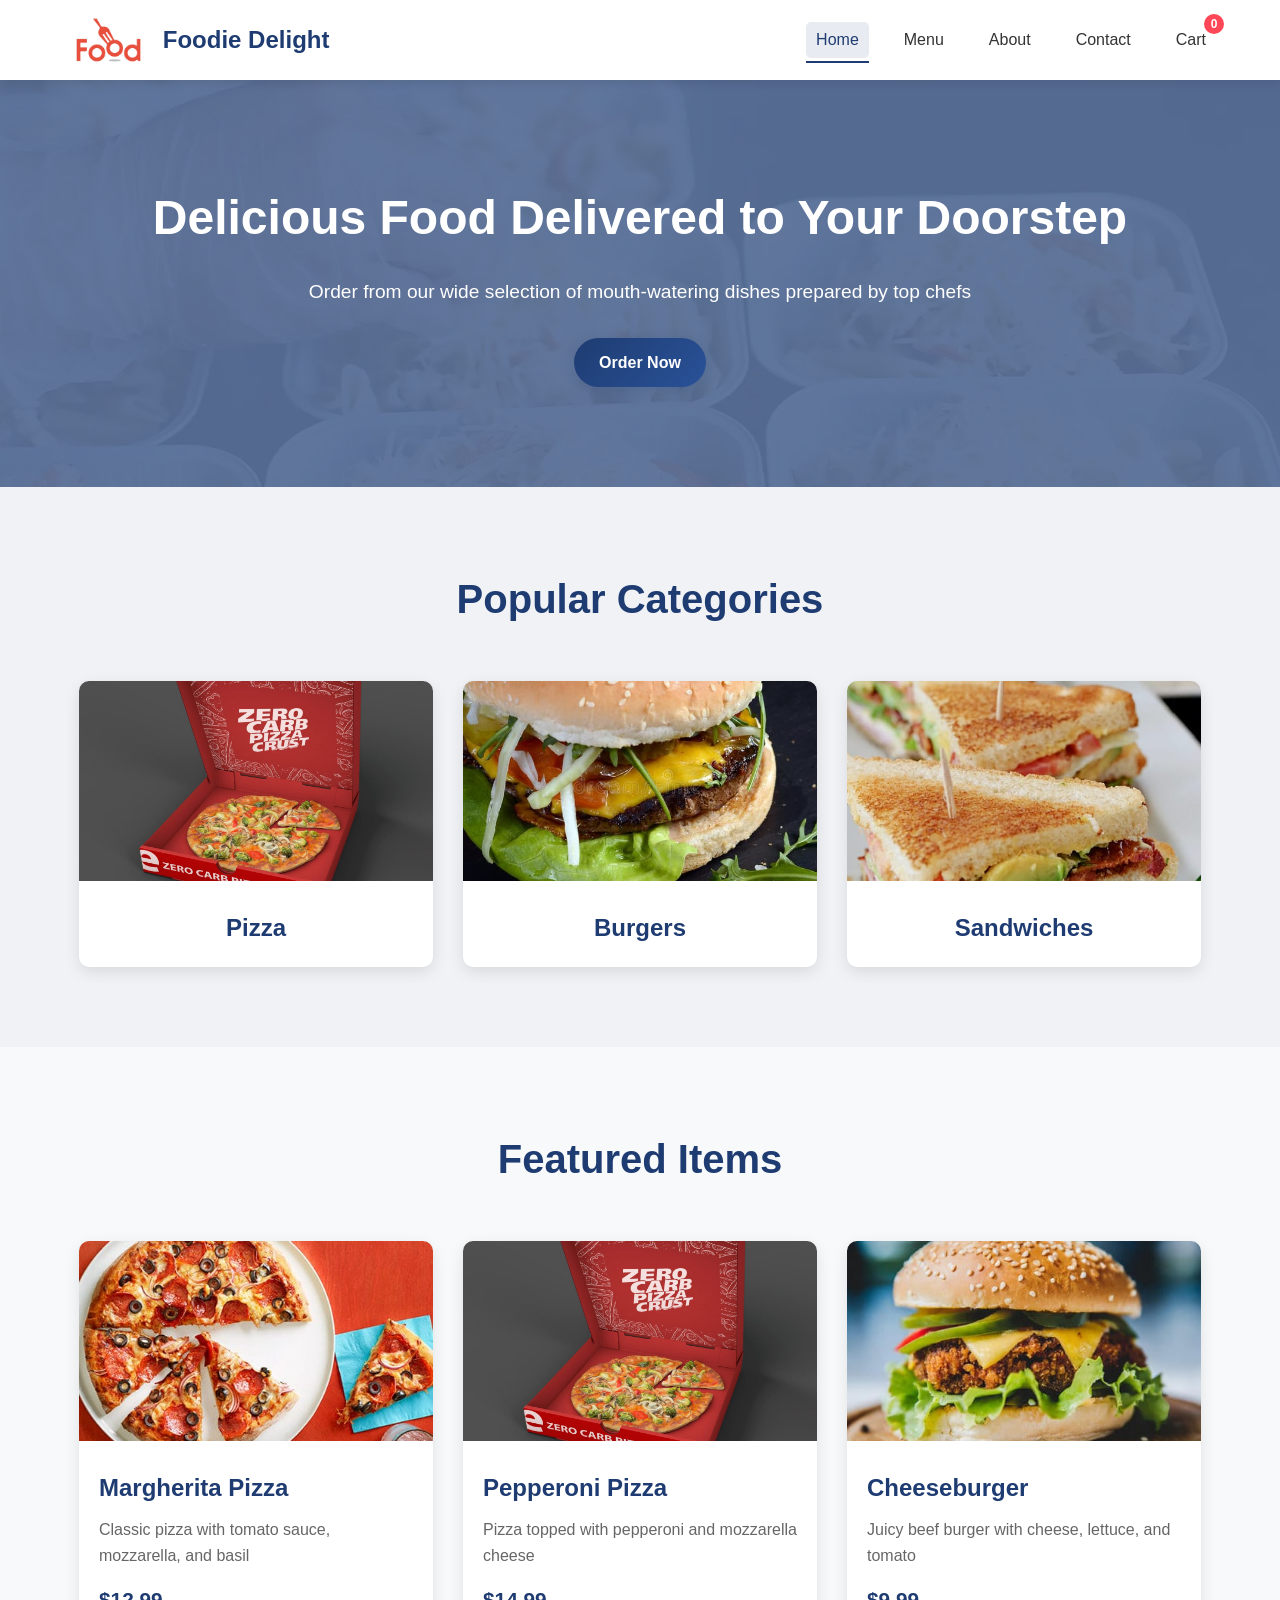
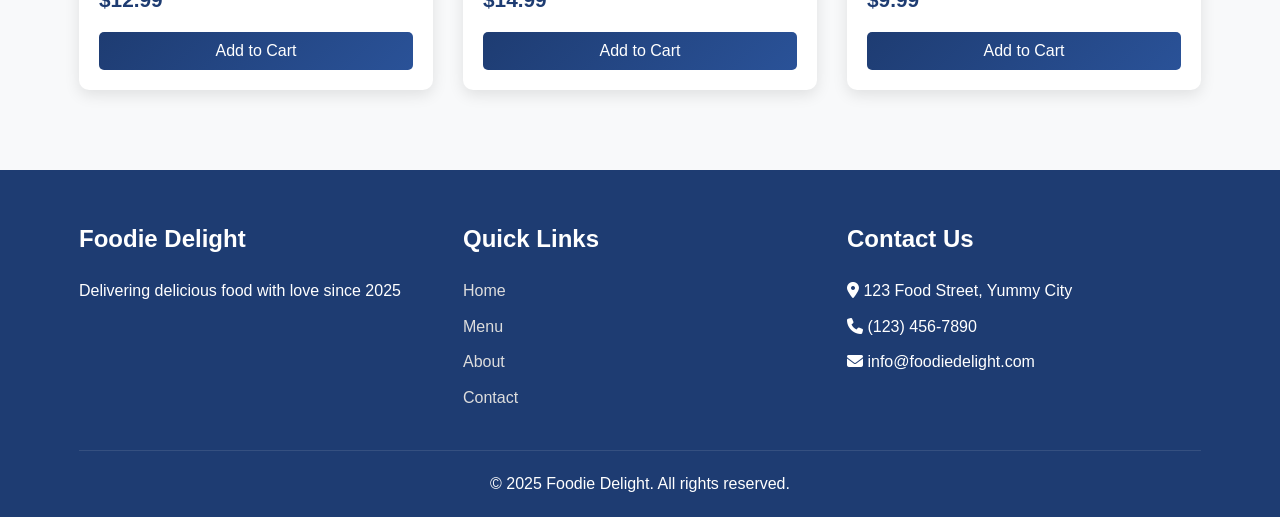
<file: food order/index.html>
<!DOCTYPE html>
<html lang="en">
<head>
    <meta charset="UTF-8">
    <meta name="viewport" content="width=device-width, initial-scale=1.0">
    <title>Foodie Delight - Order Delicious Food Online</title>
    <link rel="stylesheet" href="style.css">
    <link rel="stylesheet" href="https://cdnjs.cloudflare.com/ajax/libs/font-awesome/6.4.0/css/all.min.css">
</head>
<body>
    <!-- Header Section -->
    <header>
        <div class="container">
            <div class="logo">
                <img src="food/logo.png" alt="Foodie Delight Logo">
                <h1>Foodie Delight</h1>
            </div>
            <nav>
                <ul class="nav-links">
                    <li><a href="index.html" class="active">Home</a></li>
                    <li><a href="menu.html">Menu</a></li>
                    <li><a href="about.html">About</a></li>
                    <li><a href="contact.html">Contact</a></li>
                    <li><a href="#" id="cartLink">Cart <span class="cart-count">0</span></a></li>
                </ul>
            </nav>
        </div>
    </header>

    <!-- Hero Section -->
    <section class="hero">
        <div class="container">
            <div class="hero-content">
                <h1>Delicious Food Delivered to Your Doorstep</h1>
                <p>Order from our wide selection of mouth-watering dishes prepared by top chefs</p>
                <a href="menu.html" class="btn-primary">Order Now</a>
            </div>
        </div>
    </section>

    <!-- Categories Section -->
    <section class="categories">
        <div class="container">
            <h2>Popular Categories</h2>
            <div class="category-grid">
                <div class="category-card">
                    <img src="category/pizza.jpg" alt="Pizza">
                    <h3>Pizza</h3>
                </div>
                <div class="category-card">
                    <img src="category/burger.jpg" alt="Burgers">
                    <h3>Burgers</h3>
                </div>
                <div class="category-card">
                    <img src="category/sandwich.jpg" alt="Sandwiches">
                    <h3>Sandwiches</h3>
                </div>
            </div>
        </div>
    </section>

    <!-- Featured Items Section -->
    <section class="featured">
        <div class="container">
            <h2>Featured Items</h2>
            <div class="food-grid" id="featuredFoods">
                <!-- Featured items will be loaded here by JavaScript -->
            </div>
        </div>
    </section>

    <!-- Cart Modal -->
    <div class="cart-modal" id="cartModal">
        <div class="cart-content">
            <div class="cart-header">
                <h2>Your Cart</h2>
                <span class="close-btn" id="closeCart">&times;</span>
            </div>
            <div class="cart-body">
                <div id="cartItems">
                    <!-- Cart items will be loaded here -->
                    <p class="empty-cart-message">Your cart is empty</p>
                </div>
                <div class="cart-footer">
                    <div class="cart-total">
                        <h3>Total: $<span id="cartTotal">0.00</span></h3>
                    </div>
                    <button class="btn-primary checkout-btn" id="checkoutBtn">Checkout</button>
                </div>
            </div>
        </div>
    </div>

    <!-- Footer -->
    <footer>
        <div class="container">
            <div class="footer-content">
                <div class="footer-section">
                    <h3>Foodie Delight</h3>
                    <p>Delivering delicious food with love since 2025</p>
                </div>
                <div class="footer-section">
                    <h3>Quick Links</h3>
                    <ul>
                        <li><a href="index.html">Home</a></li>
                        <li><a href="menu.html">Menu</a></li>
                        <li><a href="about.html">About</a></li>
                        <li><a href="contact.html">Contact</a></li>
                    </ul>
                </div>
                <div class="footer-section">
                    <h3>Contact Us</h3>
                    <p><i class="fas fa-map-marker-alt"></i> 123 Food Street, Yummy City</p>
                    <p><i class="fas fa-phone"></i> (123) 456-7890</p>
                    <p><i class="fas fa-envelope"></i> info@foodiedelight.com</p>
                </div>
            </div>
            <div class="footer-bottom">
                <p>&copy; 2025 Foodie Delight. All rights reserved.</p>
            </div>
        </div>
    </footer>

    <script src="script.js"></script>
</body>
</html>
</file>
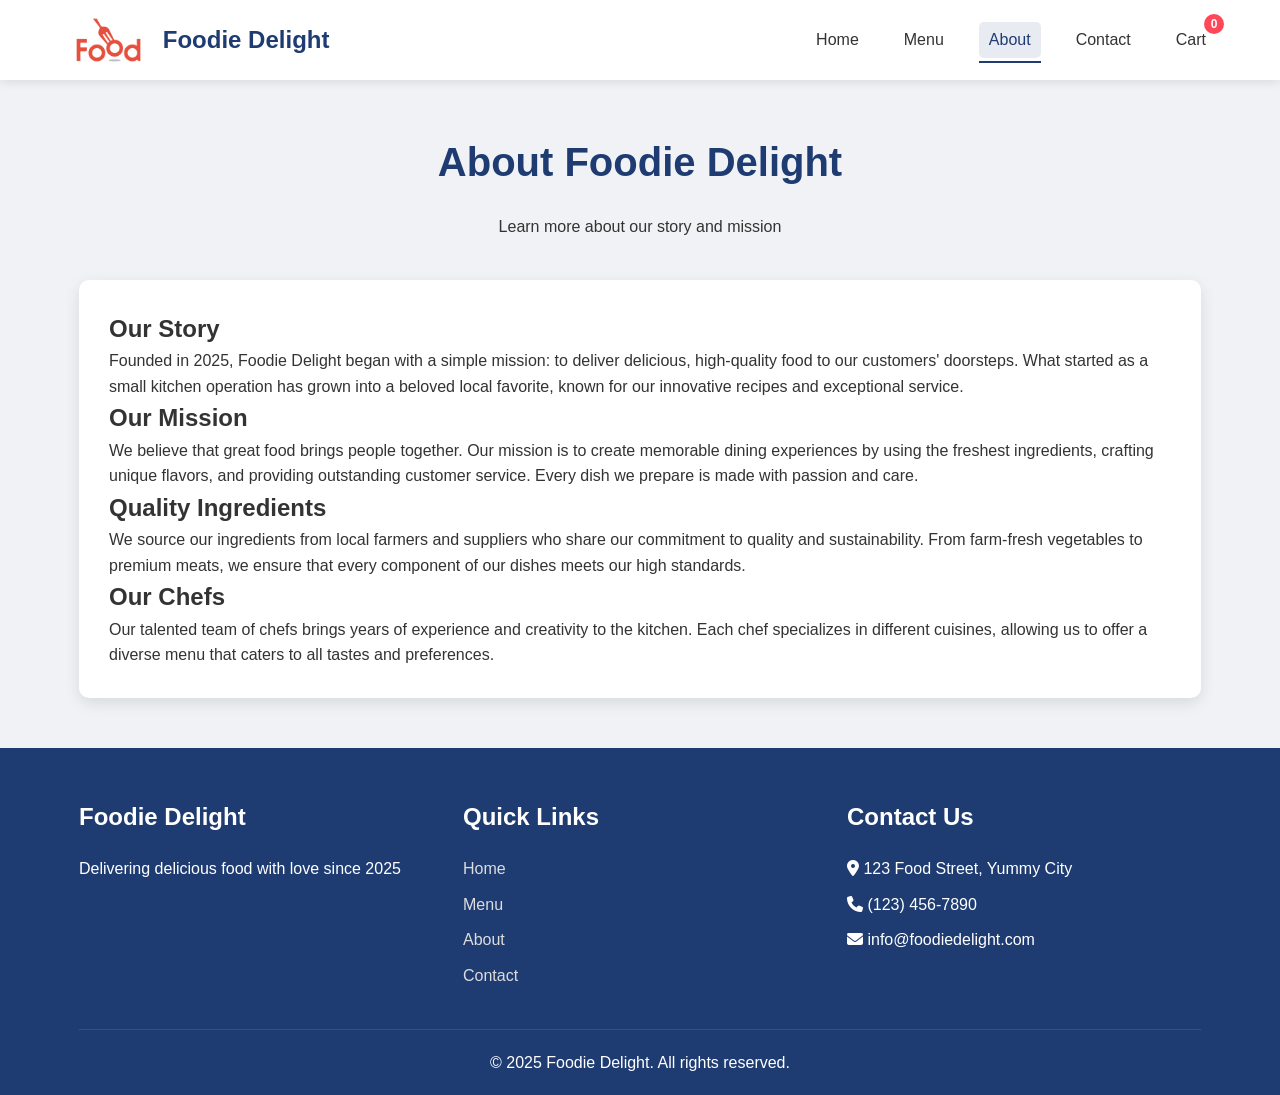
<file: food order/about.html>
<!DOCTYPE html>
<html lang="en">
<head>
    <meta charset="UTF-8">
    <meta name="viewport" content="width=device-width, initial-scale=1.0">
    <title>About Us - Foodie Delight</title>
    <link rel="stylesheet" href="style.css">
    <link rel="stylesheet" href="https://cdnjs.cloudflare.com/ajax/libs/font-awesome/6.4.0/css/all.min.css">
</head>
<body>
    <!-- Header Section -->
    <header>
        <div class="container">
            <div class="logo">
                <img src="food/logo.png" alt="Foodie Delight Logo">
                <h1>Foodie Delight</h1>
            </div>
            <nav>
                <ul class="nav-links">
                    <li><a href="index.html">Home</a></li>
                    <li><a href="menu.html">Menu</a></li>
                    <li><a href="about.html" class="active">About</a></li>
                    <li><a href="contact.html">Contact</a></li>
                    <li><a href="#" id="cartLink">Cart <span class="cart-count">0</span></a></li>
                </ul>
            </nav>
        </div>
    </header>

    <!-- About Section -->
    <section class="about-page">
        <div class="container">
            <div class="about-header">
                <h1>About Foodie Delight</h1>
                <p>Learn more about our story and mission</p>
            </div>
            
            <div class="about-content">
                <h2>Our Story</h2>
                <p>Founded in 2025, Foodie Delight began with a simple mission: to deliver delicious, high-quality food to our customers' doorsteps. What started as a small kitchen operation has grown into a beloved local favorite, known for our innovative recipes and exceptional service.</p>
                
                <h2>Our Mission</h2>
                <p>We believe that great food brings people together. Our mission is to create memorable dining experiences by using the freshest ingredients, crafting unique flavors, and providing outstanding customer service. Every dish we prepare is made with passion and care.</p>
                
                <h2>Quality Ingredients</h2>
                <p>We source our ingredients from local farmers and suppliers who share our commitment to quality and sustainability. From farm-fresh vegetables to premium meats, we ensure that every component of our dishes meets our high standards.</p>
                
                <h2>Our Chefs</h2>
                <p>Our talented team of chefs brings years of experience and creativity to the kitchen. Each chef specializes in different cuisines, allowing us to offer a diverse menu that caters to all tastes and preferences.</p>
            </div>
        </div>
    </section>

    <!-- Cart Modal -->
    <div class="cart-modal" id="cartModal">
        <div class="cart-content">
            <div class="cart-header">
                <h2>Your Cart</h2>
                <span class="close-btn" id="closeCart">&times;</span>
            </div>
            <div class="cart-body">
                <div id="cartItems">
                    <!-- Cart items will be loaded here -->
                    <p class="empty-cart-message">Your cart is empty</p>
                </div>
                <div class="cart-footer">
                    <div class="cart-total">
                        <h3>Total: $<span id="cartTotal">0.00</span></h3>
                    </div>
                    <button class="btn-primary checkout-btn" id="checkoutBtn">Checkout</button>
                </div>
            </div>
        </div>
    </div>

    <!-- Footer -->
    <footer>
        <div class="container">
            <div class="footer-content">
                <div class="footer-section">
                    <h3>Foodie Delight</h3>
                    <p>Delivering delicious food with love since 2025</p>
                </div>
                <div class="footer-section">
                    <h3>Quick Links</h3>
                    <ul>
                        <li><a href="index.html">Home</a></li>
                        <li><a href="menu.html">Menu</a></li>
                        <li><a href="about.html">About</a></li>
                        <li><a href="contact.html">Contact</a></li>
                    </ul>
                </div>
                <div class="footer-section">
                    <h3>Contact Us</h3>
                    <p><i class="fas fa-map-marker-alt"></i> 123 Food Street, Yummy City</p>
                    <p><i class="fas fa-phone"></i> (123) 456-7890</p>
                    <p><i class="fas fa-envelope"></i> info@foodiedelight.com</p>
                </div>
            </div>
            <div class="footer-bottom">
                <p>&copy; 2025 Foodie Delight. All rights reserved.</p>
            </div>
        </div>
    </footer>

    <script src="script.js"></script>
</body>
</html>
</file>
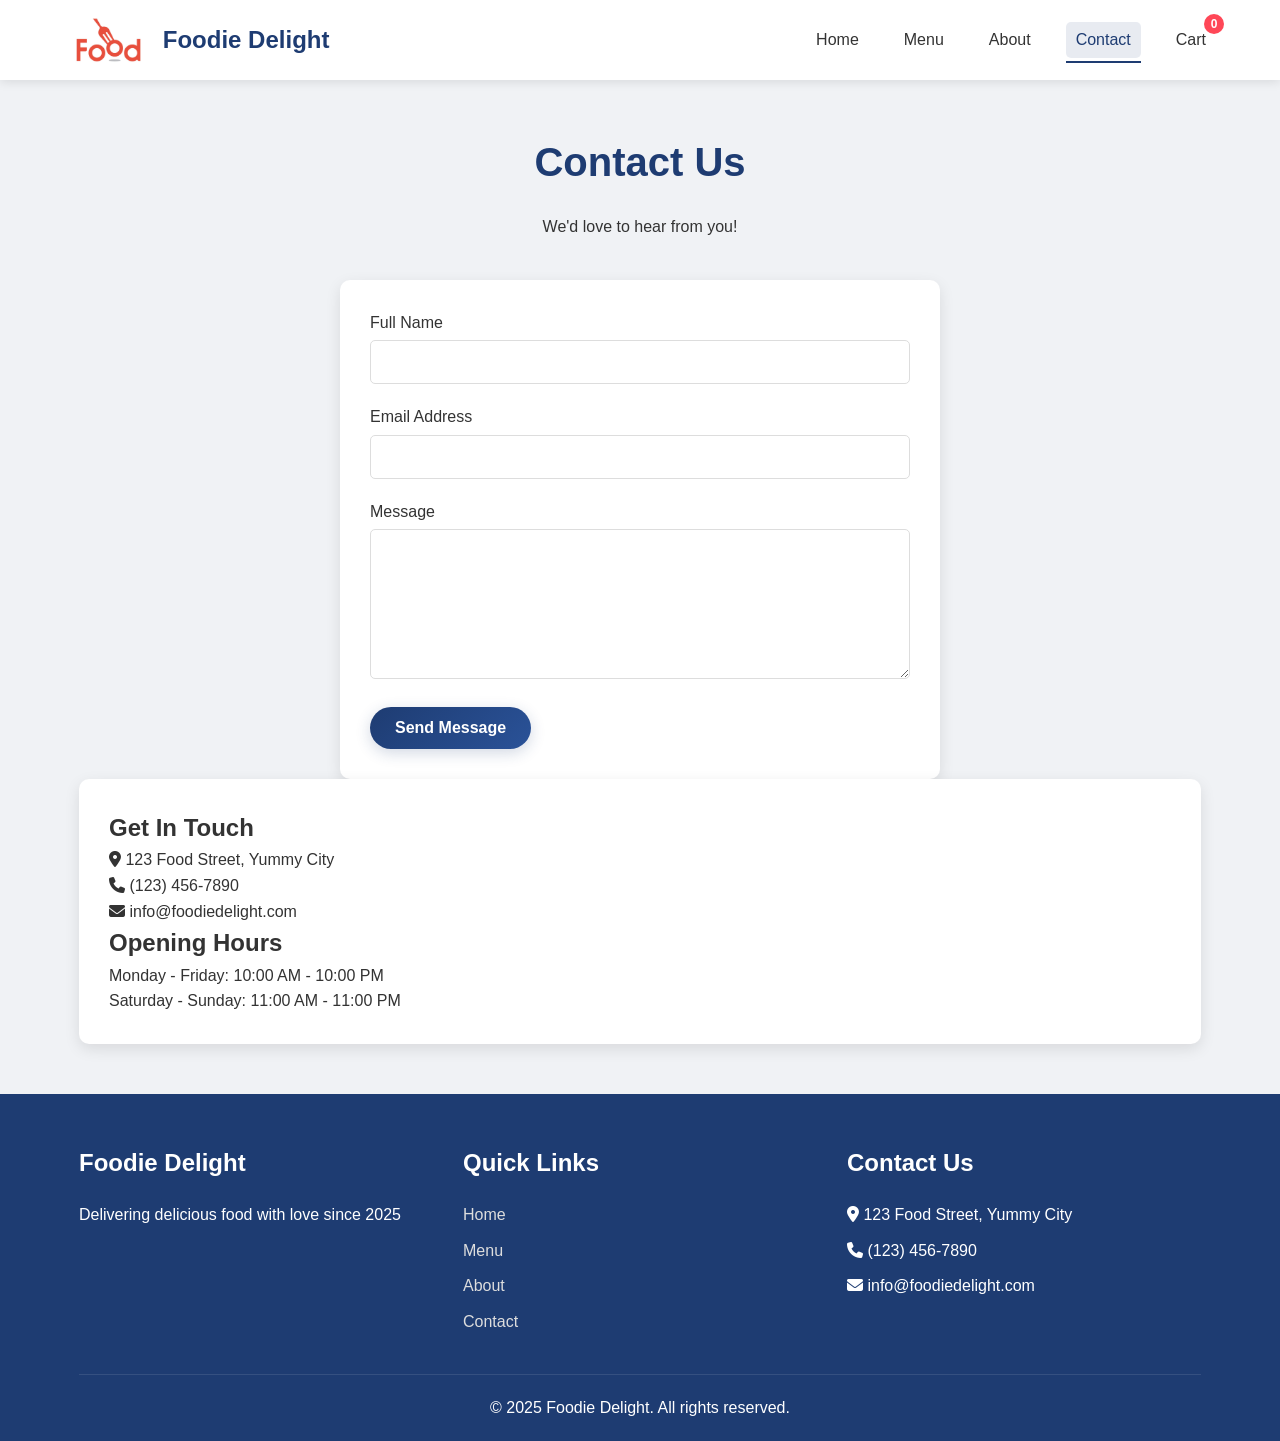
<file: food order/contact.html>
<!DOCTYPE html>
<html lang="en">
<head>
    <meta charset="UTF-8">
    <meta name="viewport" content="width=device-width, initial-scale=1.0">
    <title>Contact Us - Foodie Delight</title>
    <link rel="stylesheet" href="style.css">
    <link rel="stylesheet" href="https://cdnjs.cloudflare.com/ajax/libs/font-awesome/6.4.0/css/all.min.css">
</head>
<body>
    <!-- Header Section -->
    <header>
        <div class="container">
            <div class="logo">
                <img src="food/logo.png" alt="Foodie Delight Logo">
                <h1>Foodie Delight</h1>
            </div>
            <nav>
                <ul class="nav-links">
                    <li><a href="index.html">Home</a></li>
                    <li><a href="menu.html">Menu</a></li>
                    <li><a href="about.html">About</a></li>
                    <li><a href="contact.html" class="active">Contact</a></li>
                    <li><a href="#" id="cartLink">Cart <span class="cart-count">0</span></a></li>
                </ul>
            </nav>
        </div>
    </header>

    <!-- Contact Section -->
    <section class="contact-page">
        <div class="container">
            <div class="contact-header">
                <h1>Contact Us</h1>
                <p>We'd love to hear from you!</p>
            </div>
            
            <div class="contact-form">
                <form id="contactForm">
                    <div class="form-group">
                        <label for="name">Full Name</label>
                        <input type="text" id="name" name="name" required>
                    </div>
                    
                    <div class="form-group">
                        <label for="email">Email Address</label>
                        <input type="email" id="email" name="email" required>
                    </div>
                    
                    <div class="form-group">
                        <label for="message">Message</label>
                        <textarea id="message" name="message" required></textarea>
                    </div>
                    
                    <button type="submit" class="btn-primary">Send Message</button>
                </form>
            </div>
            
            <div class="contact-info">
                <div class="about-content">
                    <h2>Get In Touch</h2>
                    <p><i class="fas fa-map-marker-alt"></i> 123 Food Street, Yummy City</p>
                    <p><i class="fas fa-phone"></i> (123) 456-7890</p>
                    <p><i class="fas fa-envelope"></i> info@foodiedelight.com</p>
                    
                    <h2>Opening Hours</h2>
                    <p>Monday - Friday: 10:00 AM - 10:00 PM</p>
                    <p>Saturday - Sunday: 11:00 AM - 11:00 PM</p>
                </div>
            </div>
        </div>
    </section>

    <!-- Cart Modal -->
    <div class="cart-modal" id="cartModal">
        <div class="cart-content">
            <div class="cart-header">
                <h2>Your Cart</h2>
                <span class="close-btn" id="closeCart">&times;</span>
            </div>
            <div class="cart-body">
                <div id="cartItems">
                    <!-- Cart items will be loaded here -->
                    <p class="empty-cart-message">Your cart is empty</p>
                </div>
                <div class="cart-footer">
                    <div class="cart-total">
                        <h3>Total: $<span id="cartTotal">0.00</span></h3>
                    </div>
                    <button class="btn-primary checkout-btn" id="checkoutBtn">Checkout</button>
                </div>
            </div>
        </div>
    </div>

    <!-- Footer -->
    <footer>
        <div class="container">
            <div class="footer-content">
                <div class="footer-section">
                    <h3>Foodie Delight</h3>
                    <p>Delivering delicious food with love since 2025</p>
                </div>
                <div class="footer-section">
                    <h3>Quick Links</h3>
                    <ul>
                        <li><a href="index.html">Home</a></li>
                        <li><a href="menu.html">Menu</a></li>
                        <li><a href="about.html">About</a></li>
                        <li><a href="contact.html">Contact</a></li>
                    </ul>
                </div>
                <div class="footer-section">
                    <h3>Contact Us</h3>
                    <p><i class="fas fa-map-marker-alt"></i> 123 Food Street, Yummy City</p>
                    <p><i class="fas fa-phone"></i> (123) 456-7890</p>
                    <p><i class="fas fa-envelope"></i> info@foodiedelight.com</p>
                </div>
            </div>
            <div class="footer-bottom">
                <p>&copy; 2025 Foodie Delight. All rights reserved.</p>
            </div>
        </div>
    </footer>

    <script src="script.js"></script>
</body>
</html>
</file>
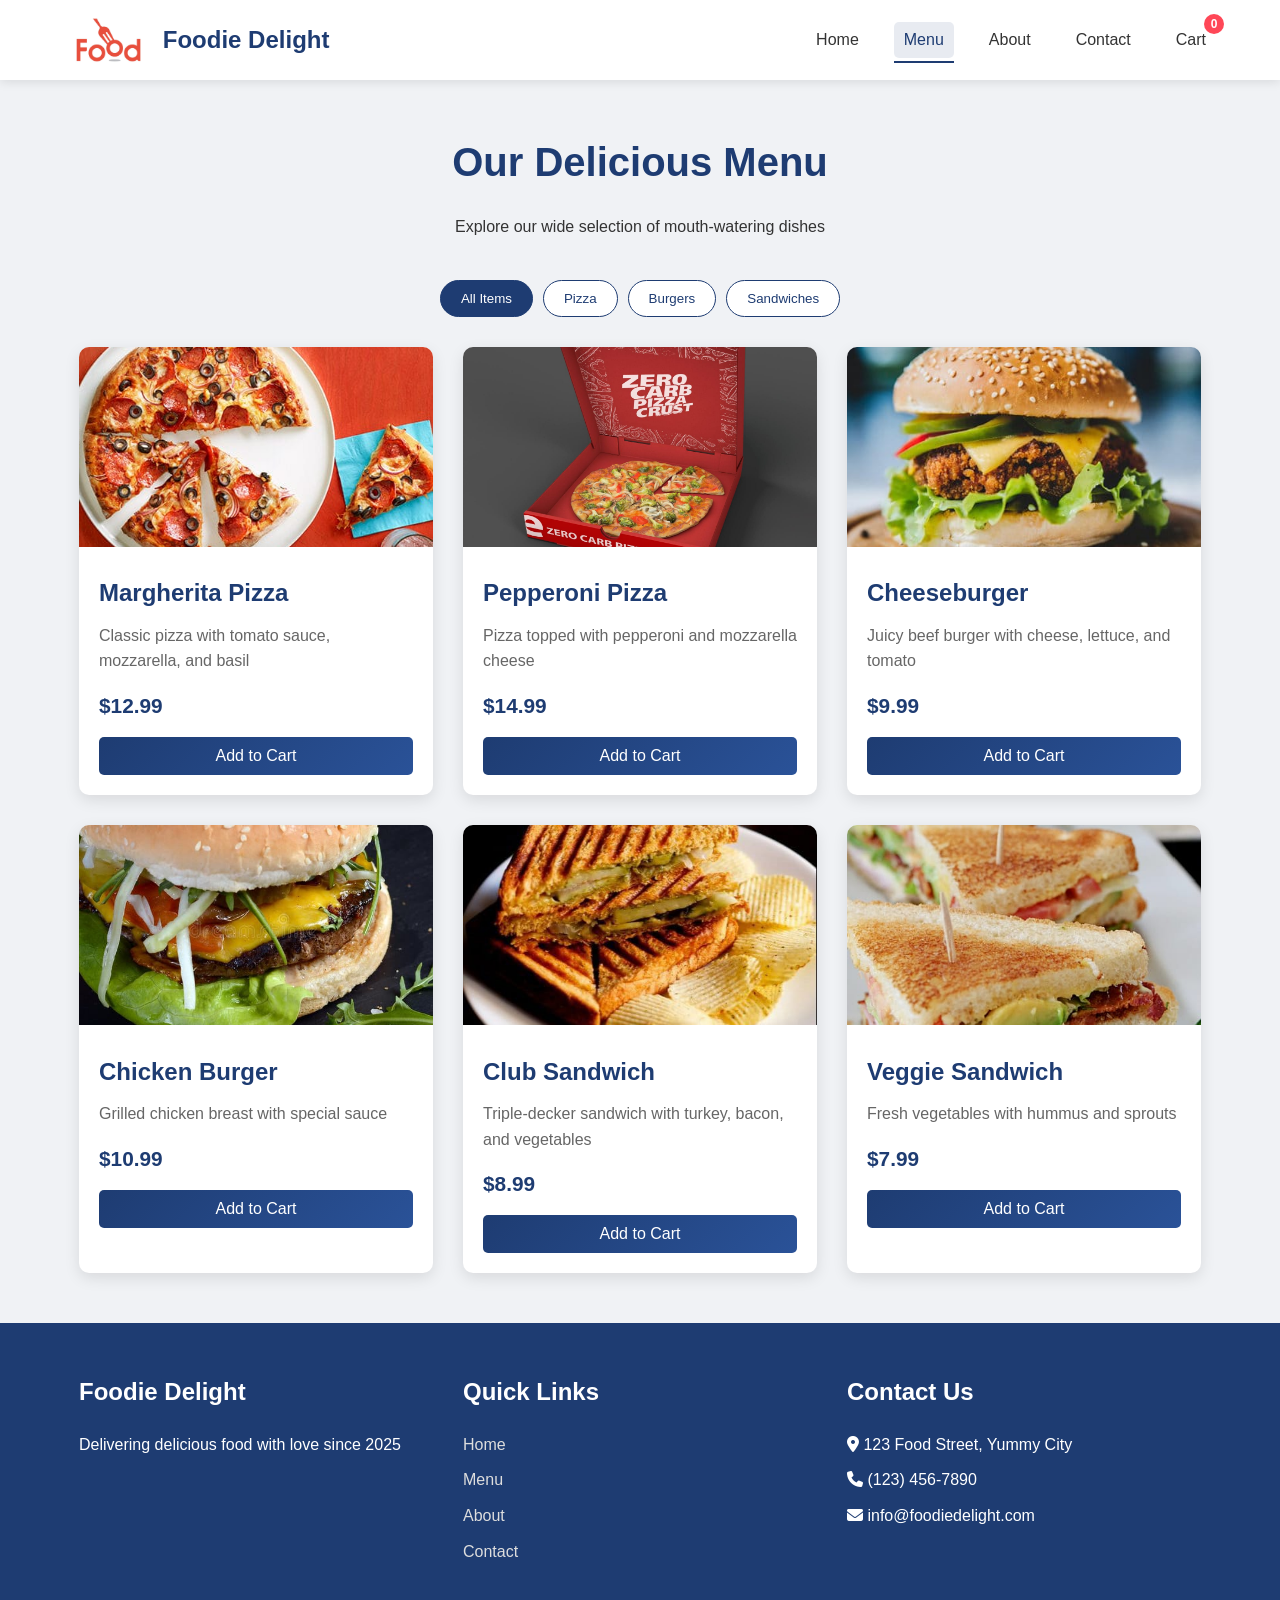
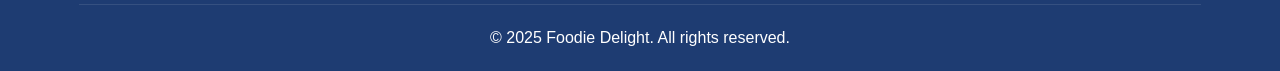
<file: food order/menu.html>
<!DOCTYPE html>
<html lang="en">
<head>
    <meta charset="UTF-8">
    <meta name="viewport" content="width=device-width, initial-scale=1.0">
    <title>Our Menu - Foodie Delight</title>
    <link rel="stylesheet" href="style.css">
    <link rel="stylesheet" href="https://cdnjs.cloudflare.com/ajax/libs/font-awesome/6.4.0/css/all.min.css">
</head>
<body>
    <!-- Header Section -->
    <header>
        <div class="container">
            <div class="logo">
                <img src="food/logo.png" alt="Foodie Delight Logo">
                <h1>Foodie Delight</h1>
            </div>
            <nav>
                <ul class="nav-links">
                    <li><a href="index.html">Home</a></li>
                    <li><a href="menu.html" class="active">Menu</a></li>
                    <li><a href="about.html">About</a></li>
                    <li><a href="contact.html">Contact</a></li>
                    <li><a href="#" id="cartLink">Cart <span class="cart-count">0</span></a></li>
                </ul>
            </nav>
        </div>
    </header>

    <!-- Menu Section -->
    <section class="menu-page">
        <div class="container">
            <div class="menu-header">
                <h1>Our Delicious Menu</h1>
                <p>Explore our wide selection of mouth-watering dishes</p>
            </div>
            
            <div class="filter-buttons">
                <button class="filter-btn active" data-category="all">All Items</button>
                <button class="filter-btn" data-category="pizza">Pizza</button>
                <button class="filter-btn" data-category="burger">Burgers</button>
                <button class="filter-btn" data-category="sandwich">Sandwiches</button>
            </div>
            
            <div class="food-grid" id="menuFoods">
                <!-- Menu items will be loaded here by JavaScript -->
            </div>
        </div>
    </section>

    <!-- Cart Modal -->
    <div class="cart-modal" id="cartModal">
        <div class="cart-content">
            <div class="cart-header">
                <h2>Your Cart</h2>
                <span class="close-btn" id="closeCart">&times;</span>
            </div>
            <div class="cart-body">
                <div id="cartItems">
                    <!-- Cart items will be loaded here -->
                    <p class="empty-cart-message">Your cart is empty</p>
                </div>
                <div class="cart-footer">
                    <div class="cart-total">
                        <h3>Total: $<span id="cartTotal">0.00</span></h3>
                    </div>
                    <button class="btn-primary checkout-btn" id="checkoutBtn">Checkout</button>
                </div>
            </div>
        </div>
    </div>

    <!-- Footer -->
    <footer>
        <div class="container">
            <div class="footer-content">
                <div class="footer-section">
                    <h3>Foodie Delight</h3>
                    <p>Delivering delicious food with love since 2025</p>
                </div>
                <div class="footer-section">
                    <h3>Quick Links</h3>
                    <ul>
                        <li><a href="index.html">Home</a></li>
                        <li><a href="menu.html">Menu</a></li>
                        <li><a href="about.html">About</a></li>
                        <li><a href="contact.html">Contact</a></li>
                    </ul>
                </div>
                <div class="footer-section">
                    <h3>Contact Us</h3>
                    <p><i class="fas fa-map-marker-alt"></i> 123 Food Street, Yummy City</p>
                    <p><i class="fas fa-phone"></i> (123) 456-7890</p>
                    <p><i class="fas fa-envelope"></i> info@foodiedelight.com</p>
                </div>
            </div>
            <div class="footer-bottom">
                <p>&copy; 2025 Foodie Delight. All rights reserved.</p>
            </div>
        </div>
    </footer>

    <script src="script.js"></script>
</body>
</html>
</file>
<file: food order/style.css>
/* Global Styles */
* {
    margin: 0;
    padding: 0;
    box-sizing: border-box;
}

body {
    font-family: 'Segoe UI', Tahoma, Geneva, Verdana, sans-serif;
    background-color: #f0f2f5;
    color: #333;
    line-height: 1.6;
}

.container {
    width: 90%;
    max-width: 1200px;
    margin: 0 auto;
    padding: 0 15px;
}

.btn-primary {
    display: inline-block;
    background: linear-gradient(135deg, #1e3c72, #2a5298);
    color: white;
    padding: 12px 25px;
    border: none;
    border-radius: 30px;
    cursor: pointer;
    font-size: 16px;
    font-weight: 600;
    text-decoration: none;
    transition: all 0.3s ease;
    box-shadow: 0 4px 15px rgba(30, 60, 114, 0.2);
}

.btn-primary:hover {
    background: linear-gradient(135deg, #2a5298, #1e3c72);
    transform: translateY(-2px);
    box-shadow: 0 6px 20px rgba(30, 60, 114, 0.3);
}

/* Header Styles */
header {
    background: white;
    box-shadow: 0 2px 10px rgba(0, 0, 0, 0.1);
    position: sticky;
    top: 0;
    z-index: 1000;
}

header .container {
    display: flex;
    justify-content: space-between;
    align-items: center;
    padding: 15px 0;
}

.logo {
    display: flex;
    align-items: center;
}

.logo img {
    height: 50px;
    margin-right: 10px;
}

.logo h1 {
    color: #1e3c72;
    font-size: 24px;
}

.nav-links {
    display: flex;
    list-style: none;
}

.nav-links li {
    margin-left: 25px;
}

.nav-links a {
    text-decoration: none;
    color: #333;
    font-weight: 500;
    transition: color 0.3s;
    position: relative;
    display: inline-block;
    padding: 5px 10px;
    border-radius: 5px;
}

.nav-links a:hover,
.nav-links a.active {
    color: #1e3c72;
    background-color: rgba(30, 60, 114, 0.1);
}

.nav-links a::after {
    content: '';
    position: absolute;
    bottom: -5px;
    left: 0;
    width: 0;
    height: 2px;
    background: #1e3c72;
    transition: width 0.3s;
}

.nav-links a:hover::after,
.nav-links a.active::after {
    width: 100%;
}

.cart-icon {
    position: relative;
    cursor: pointer;
    font-size: 24px;
    color: #1e3c72;
}

.cart-count {
    position: absolute;
    top: -8px;
    right: -8px;
    background: #ff4757;
    color: white;
    font-size: 12px;
    font-weight: bold;
    width: 20px;
    height: 20px;
    border-radius: 50%;
    display: flex;
    justify-content: center;
    align-items: center;
}

/* Hero Section */
.hero {
    background: linear-gradient(rgba(30, 60, 114, 0.7), rgba(30, 60, 114, 0.7)), url('food/food-bg.jpg');
    background-size: cover;
    background-position: center;
    color: white;
    padding: 100px 0;
    text-align: center;
}

.hero-content h1 {
    font-size: 3rem;
    margin-bottom: 20px;
}

.hero-content p {
    font-size: 1.2rem;
    margin-bottom: 30px;
    max-width: 700px;
    margin-left: auto;
    margin-right: auto;
}

/* Categories Section */
.categories {
    padding: 80px 0;
}

.categories h2 {
    text-align: center;
    font-size: 2.5rem;
    margin-bottom: 50px;
    color: #1e3c72;
}

.category-grid {
    display: grid;
    grid-template-columns: repeat(auto-fit, minmax(250px, 1fr));
    gap: 30px;
}

.category-card {
    background: white;
    border-radius: 10px;
    overflow: hidden;
    box-shadow: 0 5px 15px rgba(0, 0, 0, 0.1);
    transition: transform 0.3s ease;
    text-align: center;
}

.category-card:hover {
    transform: translateY(-10px);
}

.category-card img {
    width: 100%;
    height: 200px;
    object-fit: cover;
}

.category-card h3 {
    padding: 20px;
    font-size: 1.5rem;
    color: #1e3c72;
}

/* Featured Items Section */
.featured {
    padding: 80px 0;
    background-color: #f8f9fa;
}

.featured h2 {
    text-align: center;
    font-size: 2.5rem;
    margin-bottom: 50px;
    color: #1e3c72;
}

.food-grid {
    display: grid;
    grid-template-columns: repeat(auto-fit, minmax(300px, 1fr));
    gap: 30px;
}

.food-card {
    background: white;
    border-radius: 10px;
    overflow: hidden;
    box-shadow: 0 5px 15px rgba(0, 0, 0, 0.1);
    transition: transform 0.3s ease;
}

.food-card:hover {
    transform: translateY(-5px);
}

.food-card img {
    width: 100%;
    height: 200px;
    object-fit: cover;
}

.food-info {
    padding: 20px;
}

.food-info h3 {
    font-size: 1.5rem;
    margin-bottom: 10px;
    color: #1e3c72;
}

.food-info p {
    color: #666;
    margin-bottom: 15px;
}

.price {
    font-size: 1.3rem;
    font-weight: bold;
    color: #1e3c72;
    margin-bottom: 15px;
    display: block;
}

.add-to-cart {
    width: 100%;
    padding: 10px;
    background: linear-gradient(135deg, #1e3c72, #2a5298);
    color: white;
    border: none;
    border-radius: 5px;
    cursor: pointer;
    font-size: 16px;
    transition: background 0.3s;
}

.add-to-cart:hover {
    background: linear-gradient(135deg, #2a5298, #1e3c72);
}

/* Cart Modal */
.cart-modal {
    display: none;
    position: fixed;
    top: 0;
    left: 0;
    width: 100%;
    height: 100%;
    background: rgba(0, 0, 0, 0.5);
    z-index: 2000;
    justify-content: center;
    align-items: center;
}

.cart-content {
    background: white;
    width: 90%;
    max-width: 600px;
    border-radius: 10px;
    overflow: hidden;
    max-height: 80vh;
    display: flex;
    flex-direction: column;
}

.cart-header {
    background: #1e3c72;
    color: white;
    padding: 20px;
    display: flex;
    justify-content: space-between;
    align-items: center;
}

.close-btn {
    font-size: 30px;
    cursor: pointer;
}

.cart-body {
    padding: 20px;
    overflow-y: auto;
    flex-grow: 1;
}

.cart-item {
    display: flex;
    justify-content: space-between;
    align-items: center;
    padding: 15px 0;
    border-bottom: 1px solid #eee;
}

.item-info {
    flex-grow: 1;
}

.item-info h4 {
    margin-bottom: 5px;
}

.item-price {
    color: #1e3c72;
    font-weight: bold;
}

.item-quantity {
    display: flex;
    align-items: center;
    margin: 0 20px;
}

.quantity-btn {
    width: 30px;
    height: 30px;
    background: #1e3c72;
    color: white;
    border: none;
    border-radius: 50%;
    cursor: pointer;
    font-size: 16px;
}

.quantity {
    margin: 0 10px;
}

.remove-item {
    background: #ff4757;
    color: white;
    border: none;
    width: 30px;
    height: 30px;
    border-radius: 50%;
    cursor: pointer;
}

.cart-footer {
    padding: 20px;
    border-top: 1px solid #eee;
}

.cart-total {
    text-align: right;
    margin-bottom: 20px;
}

.checkout-btn {
    width: 100%;
    padding: 15px;
    font-size: 18px;
}

.empty-cart-message {
    text-align: center;
    color: #666;
    font-style: italic;
    padding: 30px 0;
}

/* Bill Preview Modal */
#billPreview {
    white-space: pre-wrap;
    font-family: 'Courier New', monospace;
    background: #f8f9fa;
    padding: 20px;
    border-radius: 5px;
    margin-bottom: 20px;
    max-height: 400px;
    overflow-y: auto;
    font-size: 14px;
    line-height: 1.5;
}

/* Footer */
footer {
    background: #1e3c72;
    color: white;
    padding: 50px 0 20px;
}

.footer-content {
    display: grid;
    grid-template-columns: repeat(auto-fit, minmax(250px, 1fr));
    gap: 30px;
    margin-bottom: 30px;
}

.footer-section h3 {
    margin-bottom: 20px;
    font-size: 1.5rem;
}

.footer-section ul {
    list-style: none;
}

.footer-section ul li {
    margin-bottom: 10px;
}

.footer-section ul li a {
    color: #ddd;
    text-decoration: none;
    transition: color 0.3s;
}

.footer-section ul li a:hover {
    color: white;
}

.footer-section p {
    margin-bottom: 10px;
}

.footer-bottom {
    text-align: center;
    padding-top: 20px;
    border-top: 1px solid rgba(255, 255, 255, 0.1);
}

/* Responsive Design */
@media (max-width: 768px) {
    .nav-links {
        display: none;
    }
    
    .hero-content h1 {
        font-size: 2rem;
    }
    
    .hero-content p {
        font-size: 1rem;
    }
    
    .categories h2,
    .featured h2 {
        font-size: 2rem;
    }
}

/* Menu Page Specific Styles */
.menu-page {
    padding: 50px 0;
}

.menu-header {
    text-align: center;
    margin-bottom: 40px;
}

.menu-header h1 {
    font-size: 2.5rem;
    color: #1e3c72;
    margin-bottom: 20px;
}

.filter-buttons {
    display: flex;
    justify-content: center;
    flex-wrap: wrap;
    gap: 10px;
    margin-bottom: 30px;
}

.filter-btn {
    padding: 10px 20px;
    background: white;
    border: 1px solid #1e3c72;
    color: #1e3c72;
    border-radius: 30px;
    cursor: pointer;
    transition: all 0.3s;
}

.filter-btn.active,
.filter-btn:hover {
    background: #1e3c72;
    color: white;
}

/* About Page Styles */
.about-page {
    padding: 50px 0;
}

.about-header {
    text-align: center;
    margin-bottom: 40px;
}

.about-header h1 {
    font-size: 2.5rem;
    color: #1e3c72;
    margin-bottom: 20px;
}

.about-content {
    background: white;
    padding: 30px;
    border-radius: 10px;
    box-shadow: 0 5px 15px rgba(0, 0, 0, 0.1);
}

/* Contact Page Styles */
.contact-page {
    padding: 50px 0;
}

.contact-header {
    text-align: center;
    margin-bottom: 40px;
}

.contact-header h1 {
    font-size: 2.5rem;
    color: #1e3c72;
    margin-bottom: 20px;
}

.contact-form {
    background: white;
    padding: 30px;
    border-radius: 10px;
    box-shadow: 0 5px 15px rgba(0, 0, 0, 0.1);
    max-width: 600px;
    margin: 0 auto;
}

.form-group {
    margin-bottom: 20px;
}

.form-group label {
    display: block;
    margin-bottom: 5px;
    font-weight: 500;
}

.form-group input,
.form-group textarea {
    width: 100%;
    padding: 12px;
    border: 1px solid #ddd;
    border-radius: 5px;
    font-size: 16px;
}

.form-group textarea {
    height: 150px;
    resize: vertical;
}
</file>
